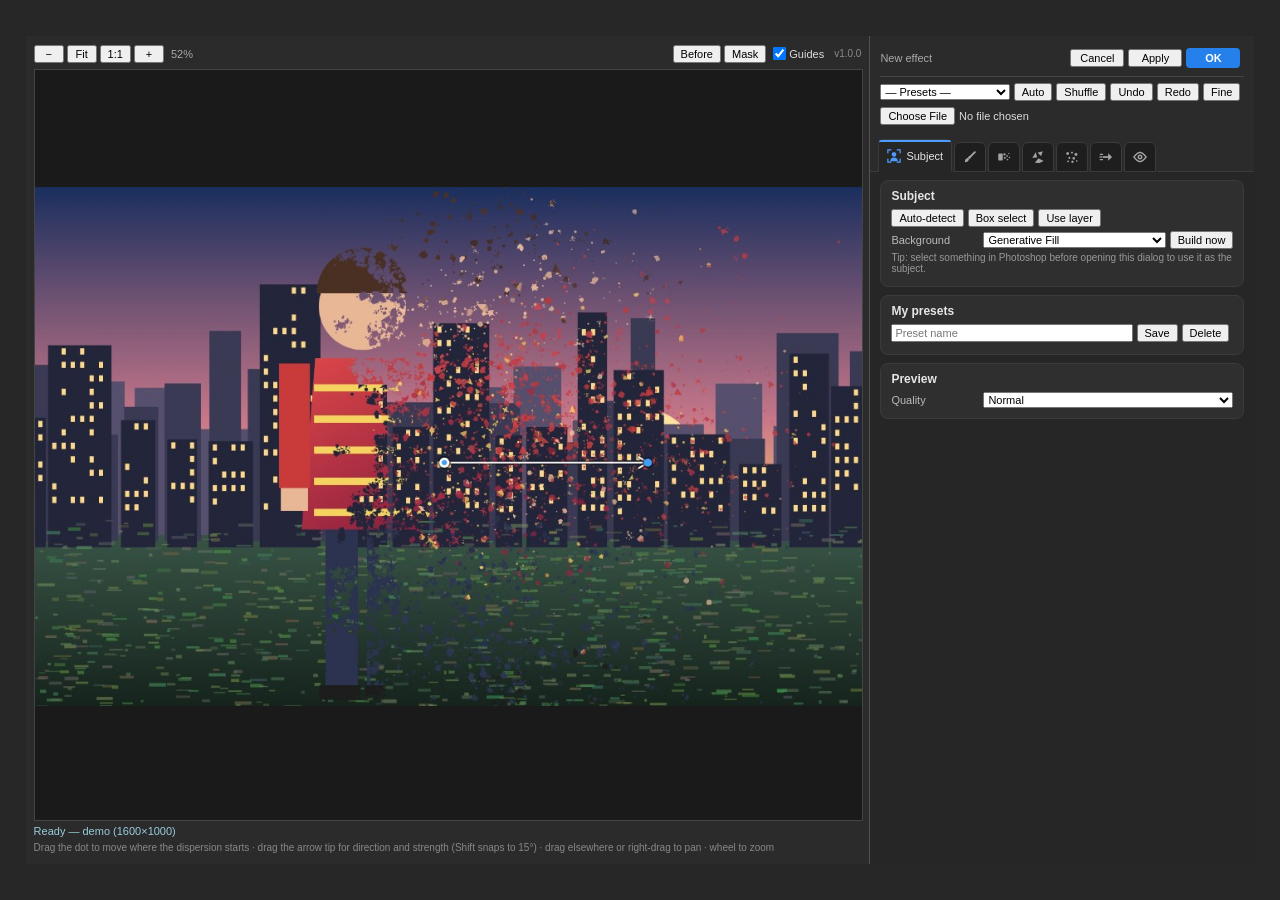
<file: disintegration-studio/index.html>
<!DOCTYPE html>
<html>
<head>
  <meta charset="utf-8">
  <title>Disintegration Studio</title>
  <link rel="stylesheet" href="styles.css">
  <link rel="stylesheet" href="ui-controls.css">
  <link rel="stylesheet" href="ui-tips.css">
  <link rel="stylesheet" href="ui-previews.css">
</head>
<body>
  <!-- Main editing dialog: live preview on the left, controls on the right -->
  <dialog id="studio">
    <!-- 100vh is the dialog window's height; the dialog element itself is only as tall as its content -->
    <div id="heightProbe"></div>
    <div id="dlgRoot">
      <div id="left">
        <div id="bigBar" class="viewBar">
          <button id="bigZoomOut" title="Zoom out">−</button>
          <button id="bigFit" title="Fit to view">Fit</button>
          <button id="bigActual" title="Actual pixels">1:1</button>
          <button id="bigZoomIn" title="Zoom in">+</button>
          <span id="bigZoom" class="zoomLbl"></span>
          <span class="sep"></span>
          <button id="btnBefore" class="toggle" title="Show the picture without the effect">Before</button>
          <button id="btnMask" class="toggle" title="Show what is being removed (red) and protected (green), with the fade around protected paint">Mask</button>
          <label class="chk"><input type="checkbox" id="guidesChk" checked> Guides</label>
          <span id="verLbl" class="verLbl" title="The version of Disintegration Studio that is running"></span>
        </div>
        <div id="bigWrap" class="viewWrap">
          <img id="bigImg" alt="" draggable="false">
          <input type="number" id="wheelCatch" step="1" value="5000" autofocus>
          <!-- the brush outline (main.js placeRing): the dashed and dotted rings are a picture, the
               solid edge a dark ring under a light one -->
          <div id="brushCursor">
            <img id="ringDashes" alt="" draggable="false">
            <div id="ringEdgeB" class="ring halo"></div><div id="ringEdge" class="ring edge"></div>
          </div>
          <div id="bigEmpty" class="viewEmpty">Open a document in Photoshop, then choose Plugins › Disintegration Studio.</div>
        </div>
        <div id="leftFoot">
          <div id="status"></div>
          <div class="hint" id="hint"></div>
        </div>
      </div>

      <div id="right">
        <div id="rightTop">
          <div class="bar" id="actionBar">
            <span id="modeLbl" class="modeLbl"></span>
            <button id="btnCancel" title="Close and undo everything this dialog did">Cancel</button>
            <button id="btnApply" title="Write the effect to the document and keep editing">Apply</button>
            <button id="btnOK" class="primary" title="Write the effect to the document and close">OK</button>
          </div>
          <div class="bar">
            <select id="presetSel" title="Load a look"></select>
            <button id="btnAuto" title="Let the plugin choose the direction and the start point again">Auto</button>
            <button id="btnShuffle" title="Same settings, different random pieces">Shuffle</button>
            <button id="btnUndo" title="Undo">Undo</button>
            <button id="btnRedo" title="Redo">Redo</button>
            <button id="btnFine" class="toggle" title="Fine adjustment. Each slider covers a tenth of its range, around the value it holds, and moves in steps a tenth of the size. The handles on the preview move a fifth as far as the pointer.">Fine</button>
          </div>
          <div class="bar" id="browserBar" style="display:none">
            <input type="file" id="fileInput" accept="image/*">
          </div>
        </div>

        <!-- one tab per group of settings; only the open one is laid out -->
        <div id="tabBar"></div>
        <div id="scroll">
          <div class="tabPanel" id="tab-subject">
          <div class="section">
            <div class="sectionHead static">Subject</div>
            <div class="bar tight">
              <button id="btnSubjAuto" title="Find the main subject again (or use the selection you made in Photoshop)">Auto-detect</button>
              <button id="btnSubjBox" class="toggle" title="Drag a box around the subject you want, for example one person in a crowd">Box select</button>
              <button id="btnSubjLayer" title="Use the layer that was active when you opened the dialog, if it is already cut out">Use layer</button>
            </div>
            <div class="field">
              <span class="lbl">Background</span>
              <select id="fillSel" title="How the hole behind the subject is filled in"></select>
              <button id="btnGenerate" title="Cut out the subject and fill the background now, so the preview shows the real thing">Build now</button>
            </div>
            <div class="note" id="subjectNote"></div>
          </div>

          <div class="section">
            <div class="sectionHead static">My presets</div>
            <div class="bar tight">
              <input type="text" id="presetName" placeholder="Preset name">
              <button id="btnSavePreset">Save</button>
              <button id="btnDelPreset" title="Delete the selected ★ preset">Delete</button>
            </div>
          </div>

          <div class="section">
            <div class="sectionHead static">Preview</div>
            <div class="field">
              <span class="lbl">Quality</span>
              <select id="qualitySel" title="Preview resolution. The result is always made at full resolution."></select>
            </div>
          </div>
          </div>

          <div class="tabPanel" id="tab-paint">
            <div class="section card tabCard">
              <div id="brushFields"></div>
              <div class="note">Across the fade fewer pieces leave, and they are smaller and stay closer. Press Mask to see it.</div>
            </div>
          </div>

          <!-- Dispersion, Brush tips, Particles, Motion and Look: one tab panel each, built by main.js -->
          <div id="inspector"></div>
        </div>
      </div>
    </div>
  </dialog>

  <script src="js/disintegration-core.js"></script>
  <!-- the same engine compiled to WebAssembly (engine-wasm/), used once it has loaded -->
  <script src="js/engine-wasm-bin.js"></script>
  <script src="js/engine-wasm.js"></script>
  <script src="js/presets.js"></script>
  <script src="js/ui-raster.js"></script>
  <script src="js/ui-controls.js"></script>
  <script src="js/ui-tips.js"></script>
  <script src="js/ui-previews.js"></script>
  <script src="js/main.js"></script>
</body>
</html>
</file>
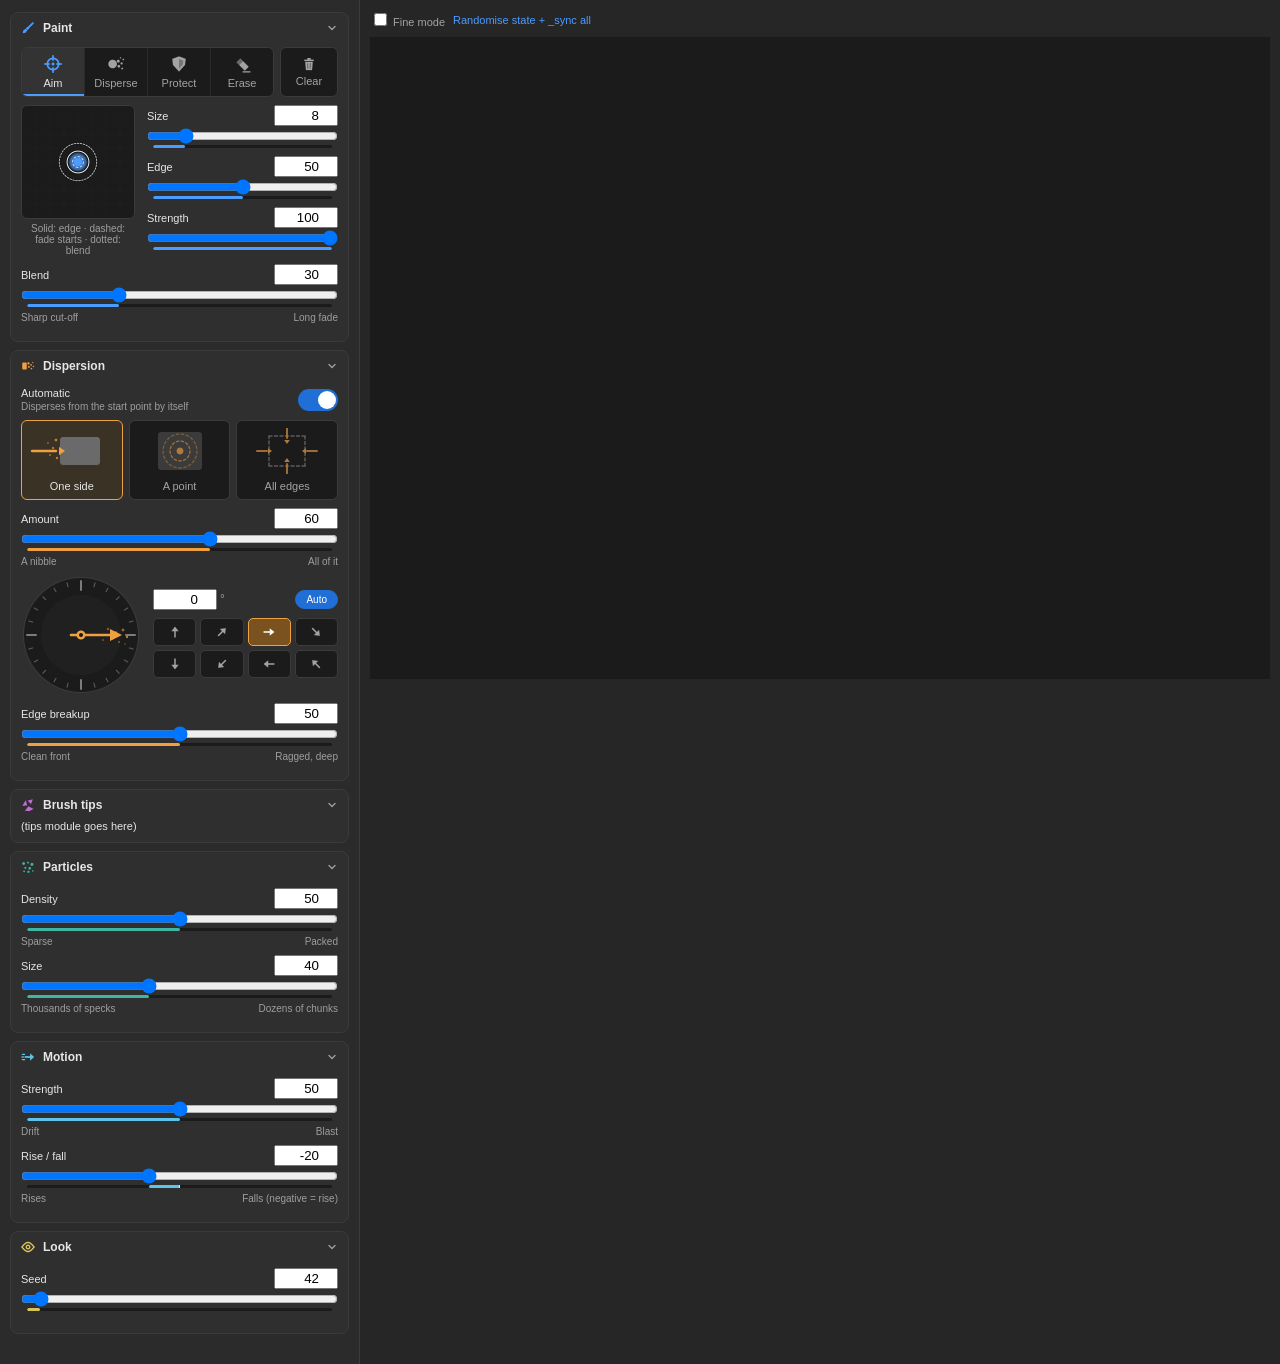
<file: test/ui/controls-demo.html>
<!DOCTYPE html>
<html>
<head>
  <meta charset="utf-8">
  <title>Controls demo</title>
  <link rel="stylesheet" href="../../disintegration-studio/ui-controls.css">
  <style>
    body { margin: 0; background-color: #262626; color: #E6E6E6; font-size: 11px; font-family: sans-serif; display: flex; flex-direction: row; }
    #col { width: 360px; flex: 0 0 360px; padding: 4px 10px 30px 10px; box-sizing: border-box; background-color: #2B2B2B; border-right: 1px solid #3B3B3B; }
    #side { flex: 1 1 auto; padding: 10px; }
    #log { font-family: monospace; font-size: 11px; color: #9cd; white-space: pre; height: 70vh; overflow-y: auto; background-color: #1B1B1B; padding: 6px; }
    .row { display: flex; flex-direction: row; align-items: center; margin-bottom: 8px; }
    .row > * { margin-right: 8px; }
    label { color: #A3A3A3; }
  </style>
</head>
<body>
  <div id="col"></div>
  <div id="side">
    <div class="row">
      <label><input type="checkbox" id="fine"> Fine mode</label>
      <span id="btnSync" style="cursor:pointer;color:#4C9BFF">Randomise state + _sync all</span>
    </div>
    <div id="log"></div>
  </div>
  <script src="../../disintegration-studio/js/ui-raster.js"></script>
  <script src="../../disintegration-studio/js/ui-controls.js"></script>
  <script>
    const C = DSUI.controls;
    const fx = { auto: true, pattern: 'sweep', amount: 0.6, angle: 0, autoAngle: true, roughness: 0.5, chunk: 0.4, softness: 0.3, blend: 0.3,
      density: 0.5, size: 0.4, gravity: -0.2, seed: 42, distance: 0.5 };
    const ui = { fine: false, brush: 0.08, hard: 0.5, flow: 1, tool: 'aim', open: { paint: true, disp: true, part: true, motion: true } };
    const logEl = document.getElementById('log');
    const log = (...a) => { logEl.textContent = a.join(' ') + '\n' + logEl.textContent; };
    window.__log = [];
    const col = document.getElementById('col');
    const isFine = () => ui.fine;
    const H = C.HINTS;
    const pctSlider = (p, label, extra) => C.slider(Object.assign({ label, min: 0, max: 100, step: 1, mul: 100, def: 0.5, isFine,
      get: () => fx[p], set: (v) => { fx[p] = v; window.__log.push([p, v]); log('set', p, v); }, lo: H[p] && H[p][0], hi: H[p] && H[p][1] }, extra || {}));
    const sec = (id, title, icon, accent) => { const s = C.section({ id, title, icon, accent, open: ui.open[id] !== false, onToggle: (o) => log('toggle section', id, o) }); col.appendChild(s.el); return s.body; };

    // Paint
    let paint = sec('paint', 'Paint', 'paint', C.COLORS.paint);
    const clear = C.iconButton({ icon: 'trash', label: 'Clear', title: 'Clear all paint', onClick: () => log('clear') });
    const seg = C.segmented({ options: [
      { value: 'aim', label: 'Aim', icon: 'aim', color: C.COLORS.aim },
      { value: 'add', label: 'Disperse', icon: 'disperse', color: C.COLORS.add },
      { value: 'protect', label: 'Protect', icon: 'protect', color: C.COLORS.protect },
      { value: 'erase', label: 'Erase', icon: 'erase', color: C.COLORS.erase },
    ], get: () => ui.tool, set: (v) => { ui.tool = v; log('tool', v); preview._sync(); }, extra: clear });
    paint.appendChild(seg);
    const preview = C.brushPreview({ get: () => ({ mode: ui.tool, size: ui.brush, hard: ui.hard, flow: ui.flow, blend: fx.blend }) });
    const uiSlider = (k, label, min, max, def) => C.slider({ label, min, max, step: 1, mul: 100, def, isFine, accent: C.COLORS.paint, get: () => ui[k], set: (v) => { ui[k] = v; log('set ui.' + k, v); } });
    paint.appendChild(C.brushBlock({ preview, sliders: [uiSlider('brush', 'Size', 1, 40, 0.08), uiSlider('hard', 'Edge', 0, 100, 0.5), uiSlider('flow', 'Strength', 5, 100, 1)],
      below: pctSlider('blend', 'Blend', { accent: C.COLORS.paint, def: 0.3 }) }));

    // Dispersion
    const disp = sec('disp', 'Dispersion', 'dispersion', C.COLORS.dispersion);
    disp.appendChild(C.toggle({ label: 'Automatic', hint: (on) => on ? 'Disperses from the start point by itself' : 'Disperses only what you paint', get: () => fx.auto, set: (v) => { fx.auto = v; log('set auto', v); syncAll(); } }));
    disp.appendChild(C.tiles({ options: [{ value: 'sweep', label: 'One side' }, { value: 'point', label: 'A point' }, { value: 'edges', label: 'All edges' }],
      get: () => fx.pattern, set: (v) => { fx.pattern = v; log('set pattern', v); }, disabled: () => !fx.auto }));
    disp.appendChild(pctSlider('amount', 'Amount', { accent: C.COLORS.dispersion }));
    disp.appendChild(C.dial({ get: () => fx.angle, set: (v) => { fx.angle = v; fx.autoAngle = false; window.__log.push(['angle', v]); log('set angle', v); },
      isAuto: () => fx.autoAngle, onAuto: () => { fx.autoAngle = true; log('auto angle'); } }));
    disp.appendChild(pctSlider('roughness', 'Edge breakup', { accent: C.COLORS.dispersion }));

    // Particles / Motion / Look / Tips
    sec('tips', 'Brush tips', 'tips', C.COLORS.tips).appendChild(C.el('div', { class: 'note', text: '(tips module goes here)' }));
    const part = sec('part', 'Particles', 'particles', C.COLORS.particles);
    part.appendChild(pctSlider('density', 'Density', { accent: C.COLORS.particles }));
    part.appendChild(pctSlider('size', 'Size', { accent: C.COLORS.particles }));
    const motion = sec('motion', 'Motion', 'motion', C.COLORS.motion);
    motion.appendChild(pctSlider('distance', 'Strength', { accent: C.COLORS.motion }));
    motion.appendChild(pctSlider('gravity', 'Rise / fall', { accent: C.COLORS.motion, min: -100, max: 100, bipolar: true, def: 0 }));
    const look = sec('look', 'Look', 'look', C.COLORS.look);
    look.appendChild(C.slider({ label: 'Seed', min: 1, max: 999, step: 1, mul: 1, whole: true, def: 1, isFine, accent: C.COLORS.look, get: () => fx.seed, set: (v) => { fx.seed = v; log('set seed', v); } }));

    function syncAll() { const rows = col.querySelectorAll('.field'); for (let i = 0; i < rows.length; i++) if (rows[i]._sync) rows[i]._sync(); }
    document.getElementById('fine').addEventListener('change', (e) => { ui.fine = e.target.checked; syncAll(); });
    document.getElementById('btnSync').addEventListener('click', () => {
      fx.amount = Math.random(); fx.angle = Math.round(Math.random() * 360 - 180); fx.gravity = Math.random() * 2 - 1; ui.brush = 0.01 + Math.random() * 0.39; ui.hard = Math.random(); fx.blend = Math.random();
      ui.tool = ['aim', 'add', 'protect', 'erase'][Math.floor(Math.random() * 4)]; fx.pattern = ['sweep', 'point', 'edges'][Math.floor(Math.random() * 3)];
      syncAll(); log('randomised');
    });
    window.__demo = { fx, ui, syncAll, seg, preview };
  </script>
</body>
</html>
</file>
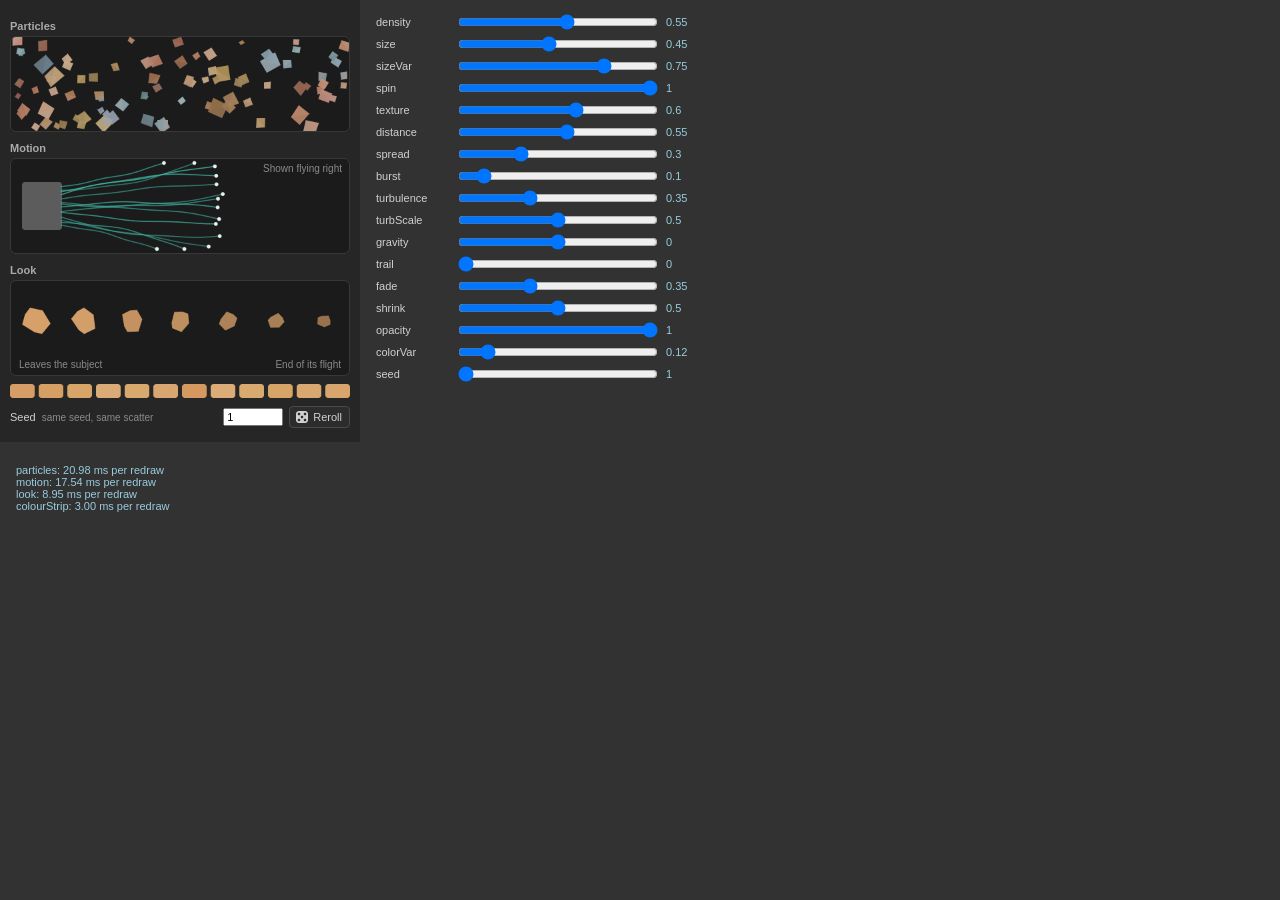
<file: test/ui/previews-demo.html>
<!doctype html>
<html>
<head>
<meta charset="utf-8">
<title>Previews demo</title>
<link rel="stylesheet" href="../../disintegration-studio/ui-previews.css">
<style>
  body { margin: 0; background-color: #323232; color: #d0d0d0; font-family: sans-serif; font-size: 11px; }
  .page { display: flex; flex-direction: row; }
  .col { width: 360px; padding: 10px; box-sizing: border-box; background-color: #262626; }
  .controls { padding: 10px 16px; }
  h3 { font-size: 11px; color: #aaa; margin: 10px 0 2px 0; }
  .ctl { display: flex; flex-direction: row; align-items: center; margin: 2px 0; }
  .ctl span { width: 80px; }
  .ctl input { width: 200px; }
  .ctl b { width: 40px; margin-left: 6px; font-weight: normal; color: #9cd; }
  #timing { margin-top: 12px; color: #9cd; white-space: pre; }
</style>
</head>
<body>
<div class="page">
  <div class="col" id="col"></div>
  <div class="controls" id="ctl"></div>
</div>
<div id="timing" class="controls"></div>
<script src="../../disintegration-studio/js/ui-raster.js"></script>
<script src="../../disintegration-studio/js/ui-previews.js"></script>
<script>
  const fx = { density: 0.55, size: 0.45, sizeVar: 0.75, spin: 1, texture: 0.6, distance: 0.55, spread: 0.3, burst: 0.1,
    turbulence: 0.35, turbScale: 0.5, gravity: 0, trail: 0, fade: 0.35, shrink: 0.5, opacity: 1, colorVar: 0.12, seed: 1 };
  const P = DSUI.previews, get = () => fx, col = document.getElementById('col');
  const head = (t) => { const h = document.createElement('h3'); h.textContent = t; return h; };
  const views = {};
  col.appendChild(head('Particles')); col.appendChild(views.particles = P.particles(get));
  col.appendChild(head('Motion')); col.appendChild(views.motion = P.motion(get));
  col.appendChild(head('Look')); col.appendChild(views.look = P.look(get));
  col.appendChild(views.strip = P.colourStrip(get));
  col.appendChild(views.seed = P.seedRow({ get, set: (v) => { fx.seed = v; syncAll(); } }));
  function syncAll() { for (const k in views) views[k]._sync(); syncSliders(); }

  const ranges = [['density'], ['size'], ['sizeVar'], ['spin'], ['texture'], ['distance'], ['spread'], ['burst'], ['turbulence'],
    ['turbScale'], ['gravity', -1, 1], ['trail'], ['fade'], ['shrink'], ['opacity'], ['colorVar'], ['seed', 1, 999, 1]];
  const ctl = document.getElementById('ctl'), sliders = {};
  ranges.forEach(([p, min = 0, max = 1, step = 0.01]) => {
    const row = document.createElement('div'); row.className = 'ctl';
    const l = document.createElement('span'); l.textContent = p;
    const r = document.createElement('input'); r.type = 'range'; r.min = min; r.max = max; r.step = step; r.value = fx[p];
    const v = document.createElement('b'); v.textContent = fx[p];
    r.addEventListener('input', () => { fx[p] = parseFloat(r.value); v.textContent = r.value; syncAll(); });
    row.appendChild(l); row.appendChild(r); row.appendChild(v); ctl.appendChild(row);
    sliders[p] = [r, v];
  });
  function syncSliders() { for (const p in sliders) if (String(fx[p]) !== sliders[p][0].value) { sliders[p][0].value = fx[p]; sliders[p][1].textContent = fx[p]; } }

  // draw timing in this browser (draw + encode, the cost of one redraw)
  const D = P._draw, out = [];
  for (const k of ['particles', 'motion', 'look', 'colourStrip']) {
    let t = 0; const N = 20;
    for (let i = 0; i < N; i++) { const a = performance.now(); D[k](Object.assign({}, fx, { seed: i + 1 })).url(); t += performance.now() - a; }
    out.push(k + ': ' + (t / N).toFixed(2) + ' ms per redraw');
  }
  document.getElementById('timing').textContent = out.join('\n');
  window.__previews = { fx, views, syncAll };
</script>
</body>
</html>
</file>
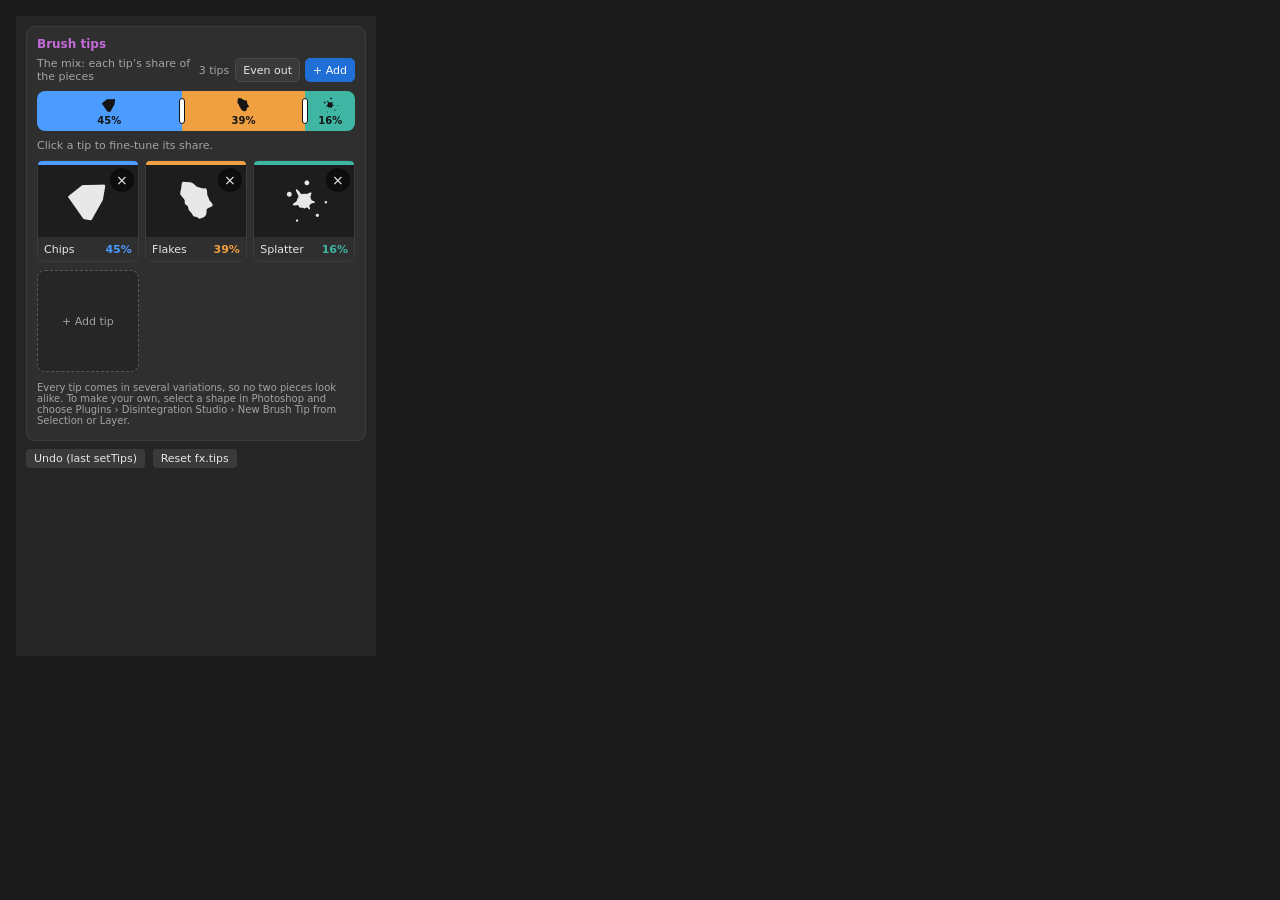
<file: test/ui/tips-demo.html>
<!doctype html>
<html>
<head>
<meta charset="utf-8">
<title>Brush tips module demo</title>
<link rel="stylesheet" href="../../disintegration-studio/ui-tips.css">
<style>
  html, body { margin: 0; background-color: #1A1A1A; font-family: system-ui, sans-serif; font-size: 11px; color: #E6E6E6; }
  #wrap { display: flex; flex-direction: row; padding: 16px; }
  #right { position: relative; flex: 0 0 360px; width: 360px; height: 640px; background-color: #262626; display: flex; flex-direction: column; }
  #scroll { flex: 1 1 auto; overflow-y: auto; padding: 10px; }
  .card { background-color: #2F2F2F; border: 1px solid #3B3B3B; border-radius: 8px; padding: 10px; }
  .title { color: #C46BD8; font-weight: bold; font-size: 12px; margin-bottom: 6px; }
  #log { margin-left: 16px; flex: 1 1 auto; min-width: 200px; height: 640px; overflow-y: auto; font-family: monospace; font-size: 11px; white-space: pre-wrap; color: #A3A3A3; }
  .tools { margin-top: 8px; }
  .tools span { display: inline-block; background-color: #3A3A3A; padding: 3px 8px; margin-right: 4px; border-radius: 4px; cursor: pointer; }
</style>
</head>
<body>
<div id="wrap">
  <div id="right">
    <div id="scroll">
      <div class="card">
        <div class="title">Brush tips</div>
        <div id="tipsHost"></div>
      </div>
      <div class="tools">
        <span id="undo">Undo (last setTips)</span>
        <span id="reset">Reset fx.tips</span>
      </div>
    </div>
  </div>
  <div id="log"></div>
</div>
<script src="../../disintegration-studio/js/disintegration-core.js"></script>
<script src="../../disintegration-studio/js/ui-raster.js"></script>
<script src="../../disintegration-studio/js/ui-tips.js"></script>
<script>
  const D = window.Disintegration;
  // two fake tips of the user's own, so "My tips" and deletion can be tried
  function ring(n, r0, r1) { const d = new Uint8Array(n * n); for (let y = 0; y < n; y++) for (let x = 0; x < n; x++) { const r = Math.hypot(x - n / 2 + 0.5, y - n / 2 + 0.5) / (n / 2); d[y * n + x] = r > r0 && r < r1 ? 255 : 0; } return d; }
  function star(n) { const d = new Uint8Array(n * n); for (let y = 0; y < n; y++) for (let x = 0; x < n; x++) { const dx = x - n / 2 + 0.5, dy = y - n / 2 + 0.5, a = Math.atan2(dy, dx), r = Math.hypot(dx, dy) / (n / 2); d[y * n + x] = r < 0.45 + 0.45 * Math.abs(Math.cos(a * 2.5)) ? 255 : 0; } return d; }
  let custom = [{ id: 'cdemo1', label: '★ My tip 1', n: 48, data: ring(48, 0.45, 0.95) }, { id: 'cdemo2', label: '★ My tip 2', n: 48, data: star(48) }];
  D.setCustomTips(custom);

  const fx = { tips: { chip: 0.35, flake: 0.3, splat: 0.12 } };
  const history = [];
  const logEl = document.getElementById('log');
  function log(msg) { logEl.textContent = msg + '\n' + logEl.textContent; console.log(msg); }

  const api = {
    getTips: () => fx.tips,
    setTips: (map) => { history.push(fx.tips); fx.tips = map; log('setTips ' + JSON.stringify(map)); },
    tipList: () => D.tipList(),
    tipPreview: (id, n) => D.tipPreview(id, n),
    deleteCustomTip: (id) => {
      custom = custom.filter((t) => t.id !== id);
      D.setCustomTips(custom);
      delete fx.tips[id];
      fx.tips = D.normalize(fx).tips;
      log('deleteCustomTip ' + id + ' → ' + JSON.stringify(fx.tips));
      panel.refresh();
    },
    overlayHost: document.getElementById('right'),
  };
  const panel = DSUI.tips.mount(document.getElementById('tipsHost'), api);
  window.__demo = { fx, api, panel };
  document.getElementById('undo').addEventListener('click', () => { if (history.length) { fx.tips = history.pop(); log('undo → ' + JSON.stringify(fx.tips)); panel.refresh(); } });
  document.getElementById('reset').addEventListener('click', () => { fx.tips = { chip: 0.35, flake: 0.3, splat: 0.12 }; log('reset'); panel.refresh(); });
</script>
</body>
</html>
</file>
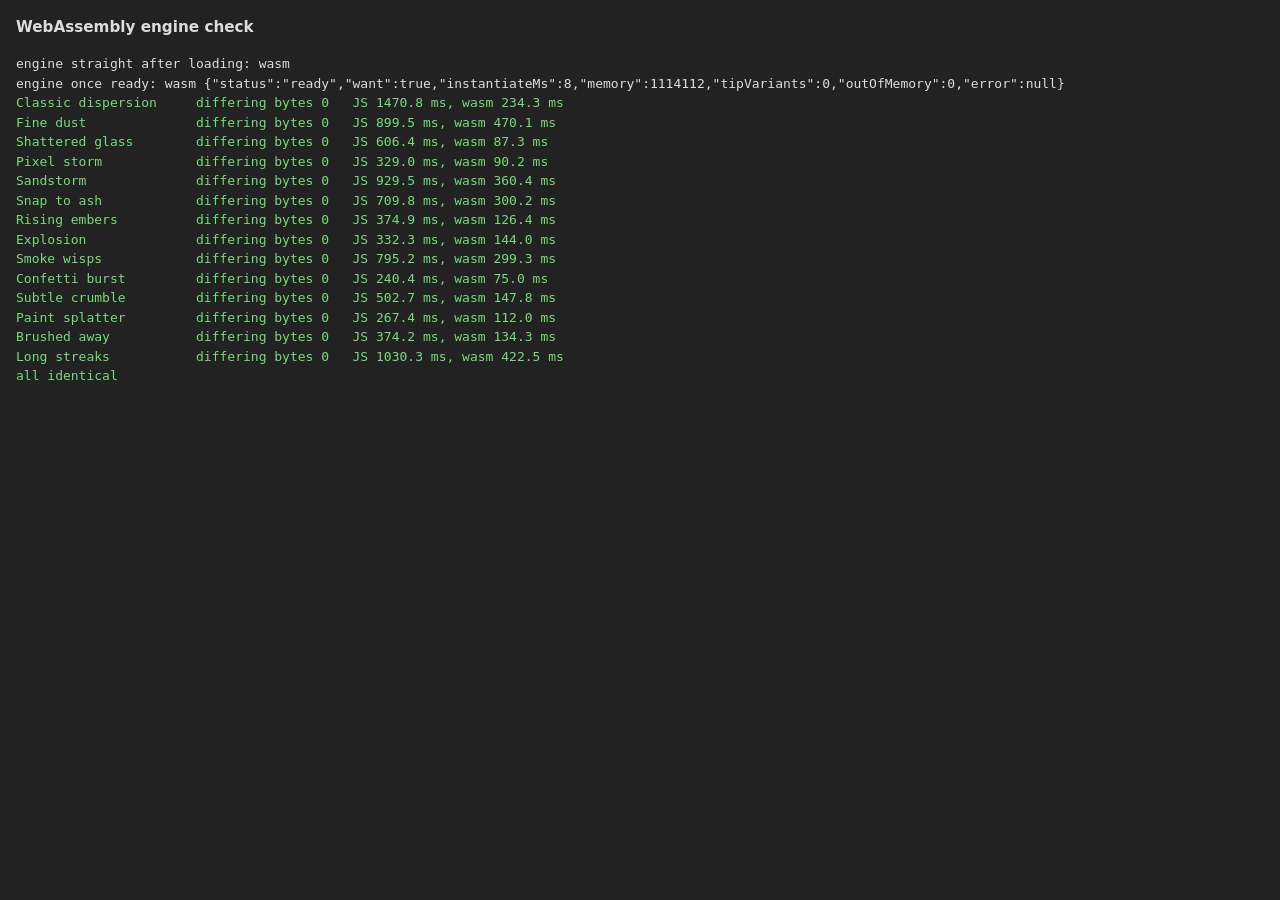
<file: test/ui/wasm-engine.html>
<!doctype html>
<html>
<head>
  <meta charset="utf-8">
  <title>WebAssembly engine check</title>
  <style>body { font: 13px/1.5 system-ui, sans-serif; margin: 16px; background: #222; color: #ddd; } .ok { color: #7d7; } .bad { color: #f77; }</style>
</head>
<body>
  <!-- Checks the WebAssembly engine in a browser (asynchronous loading, the base64 decoder):
       node tools/serve.js, then open http://localhost:5179/test/ui/wasm-engine.html -->
  <h3>WebAssembly engine check</h3>
  <pre id="out">loading…</pre>
  <script src="../../disintegration-studio/js/disintegration-core.js"></script>
  <script src="../../disintegration-studio/js/presets.js"></script>
  <script src="../../disintegration-studio/js/engine-wasm-bin.js"></script>
  <script src="../../disintegration-studio/js/engine-wasm.js"></script>
  <script>
    const D = window.Disintegration, C = D._core, out = document.getElementById('out'), lines = [];
    const say = (s, cls) => { lines.push(cls ? '<span class="' + cls + '">' + s + '</span>' : s); out.innerHTML = lines.join('\n'); };
    say('engine straight after loading: ' + D.engine);
    D.wasmReady.then((engine) => {
      say('engine once ready: ' + engine + ' ' + JSON.stringify(D.engineInfo()));
      const W = 600, H = 800, plate = new Uint8ClampedArray(W * H * 4), subject = new Uint8ClampedArray(W * H * 4);
      for (let y = 0; y < H; y++) for (let x = 0; x < W; x++) {
        const i = (y * W + x) * 4, u = x / W, v = y / H;
        plate[i] = 60; plate[i + 1] = 90 + 60 * v; plate[i + 2] = 140; plate[i + 3] = 255;
        if (Math.hypot((u - 0.5) / 0.15, (v - 0.2) / 0.1) < 1 || (Math.abs(u - 0.5) < 0.25 && v > 0.3 && v < 0.95)) { subject[i] = 200 * u; subject[i + 1] = 120; subject[i + 2] = 255 * v; subject[i + 3] = 255; }
      }
      const ctx = D.prepare({ width: W, height: H, subject, plate });
      let all = true;
      for (const p of window.DISINTEGRATION_PRESETS) {
        const st = D.normalize(Object.assign({}, p.state, { strokes: [{ mode: 'protect', size: 0.1, hard: 0.6, pts: [0.5, 0.5, 0.55, 0.7] }] }));
        let t = performance.now();
        const rj = C.render(ctx, st), cj = C.composite(ctx, rj);
        const tj = performance.now() - t;
        t = performance.now();
        const rw = D.render(ctx, st), cw = D.composite(ctx, rw);
        const tw = performance.now() - t;
        let diff = 0;
        for (let i = 0; i < rj.erode.length; i++) if (rj.erode[i] !== rw.erode[i]) diff++;
        for (let i = 0; i < cj.data.length; i++) if (rj.particles[i] !== rw.particles[i] || cj.data[i] !== cw.data[i]) diff++;
        all = all && !diff;
        say(p.name.padEnd(22) + ' differing bytes ' + diff + '   JS ' + tj.toFixed(1) + ' ms, wasm ' + tw.toFixed(1) + ' ms', diff ? 'bad' : 'ok');
      }
      say(all ? 'all identical' : 'DIFFERENCES', all ? 'ok' : 'bad');
      document.title = all ? 'ok' : 'bad';
    });
  </script>
</body>
</html>
</file>
<file: disintegration-studio/styles.css>
body {
  margin: 0;
  padding: 0;
  background-color: var(--uxp-host-background-color, #2b2b2b);
  color: var(--uxp-host-text-color, #dcdcdc);
  font-size: var(--uxp-host-font-size, 11px);
  font-family: sans-serif;
}
button, select, input { font-size: 11px; }

/* ---------- dialog ---------- */
dialog#studio {
  padding: 0;
  border: none;
  background-color: var(--uxp-host-background-color, #2b2b2b);
  color: var(--uxp-host-text-color, #dcdcdc);
}
dialog#studio { position: relative; }
#heightProbe { position: absolute; left: 0; top: 0; width: 1px; height: 100vh; visibility: hidden; pointer-events: none; }
#dlgRoot { display: flex; flex-direction: row; height: 100%; }
#left { display: flex; flex-direction: column; flex: 1 1 auto; padding: 8px; min-width: 200px; }
#right {
  display: flex;
  flex-direction: column;
  flex: 0 0 auto;
  width: 360px;
  border-left: 1px solid rgba(128,128,128,0.45);
  position: relative; /* the brush tip library sheet is laid over this column */
}
#rightTop { flex: 0 0 auto; padding: 8px 10px 4px 10px; }
/* the tab headers (ui-controls tabs()), sitting on the settings panel */
#tabBar { flex: 0 0 auto; padding-top: 4px; }
.tabCard { padding-top: 8px; }
.tabCard.dsc-section { padding-top: 0; }
.tabCard .dsc-secBody { padding-top: 10px; }
#scroll { flex: 1 1 auto; overflow-y: scroll; padding: 0 10px 24px 10px; min-height: 80px; height: 300px; }
#actionBar { flex-wrap: nowrap; padding-bottom: 6px; margin-bottom: 6px; border-bottom: 1px solid rgba(128,128,128,0.3); }
#actionBar button { flex: 0 0 auto; min-width: 54px; }
#actionBar button.primary { padding: 4px 12px; }
.modeLbl { flex: 1 1 auto; min-width: 60px; overflow: hidden; color: var(--uxp-host-text-color-secondary, #aaa); }

.bar { display: flex; flex-direction: row; align-items: center; flex-wrap: wrap; margin: 4px 0; }
.bar > * { margin-right: 4px; margin-bottom: 2px; }
.bar.tight { margin: 2px 0; }
#presetSel { flex: 1 1 auto; min-width: 110px; }
#presetName { flex: 1 1 auto; min-width: 80px; }
.chk { display: flex; flex-direction: row; align-items: center; }

.viewWrap {
  position: relative;
  width: 100%;
  height: 400px;
  overflow: hidden;
  background-color: #1a1a1a;
  border: 1px solid #444;
}
#bigWrap { flex: 1 1 auto; }
.viewWrap img { position: absolute; left: 0; top: 0; cursor: crosshair; }
/* holds the keyboard focus so that the wheel reaches the dialog (see main.js); kept out of sight */
#wheelCatch { position: absolute; left: -400px; top: 0; width: 60px; height: 20px; margin: 0; }
/* the brush outline: a container at the pointer, holding rings centred on it (main.js placeRing) */
#brushCursor { position: absolute; left: 0; top: 0; width: 0; height: 0; display: none; pointer-events: none; }
.ring { position: absolute; display: none; background-color: transparent; pointer-events: none; }
.ring.halo { border: 3px solid rgba(0, 0, 0, 0.55); }
.ring.edge { border: 1px solid rgba(255, 255, 255, 0.95); }
#ringDashes { position: absolute; display: none; pointer-events: none; }
.viewEmpty { position: absolute; left: 0; right: 0; top: 40%; color: #888; padding: 12px; text-align: center; }
.viewBar { display: flex; flex-direction: row; align-items: center; margin: 0 0 6px 0; flex: 0 0 auto; }
.viewBar button { min-width: 30px; margin-right: 3px; }
.viewBar .zoomLbl { margin-left: 4px; color: #aaa; min-width: 44px; }
.viewBar .sep { flex: 1 1 auto; }
.verLbl { margin-left: 10px; color: #8A8A8A; font-size: 10px; white-space: nowrap; }
button.toggle.on { background-color: #2680eb; color: #fff; }
#leftFoot { flex: 0 0 auto; }
.hint { color: #888; font-size: 10px; margin: 3px 0 2px 0; min-height: 12px; }
.note { color: #999; font-size: 10px; margin: 3px 0 4px 0; }

/* the fixed sections are cards like the ones ui-controls.js builds */
.section { background-color: #2F2F2F; border: 1px solid #3B3B3B; border-radius: 8px; margin: 8px 0 0 0; padding: 2px 10px 8px 10px; }
.section .sectionHead.static { text-transform: none; letter-spacing: 0; font-size: 12px; color: #E6E6E6; padding: 6px 0 4px 0; }
#scroll { background-color: #262626; }
#inspector .subHead { color: #E6E6E6; font-size: 11px; margin: 8px 0 4px 0; }
.sectionHead {
  font-weight: bold;
  padding: 4px 0;
  cursor: pointer;
  text-transform: uppercase;
  letter-spacing: 0.5px;
  font-size: 10px;
  color: var(--uxp-host-text-color-secondary, #aaa);
}
.sectionHead.static { cursor: default; }
.sectionBody { padding-bottom: 4px; }

.field { display: flex; flex-direction: row; align-items: center; margin: 2px 0; }
.field .lbl { width: 92px; flex: 0 0 92px; color: var(--uxp-host-text-color-secondary, #bbb); cursor: default; }
.field input[type=range] { flex: 1 1 auto; min-width: 60px; }
.field input.num { width: 58px; flex: 0 0 58px; margin-left: 4px; }
.field select { flex: 1 1 auto; min-width: 80px; }
.field input[type=text] { flex: 1 1 auto; }
.field button { margin-left: 4px; flex: 0 0 auto; }

button.primary {
  padding: 6px 12px;
  font-weight: bold;
  background-color: #2680eb;
  color: #fff;
  border: none;
  border-radius: 4px;
}
#status { margin-top: 4px; color: #9cd; min-height: 14px; }
#status.err { color: #f88; }

/* browser test harness: show the dialog filling the window */
body.browser dialog#studio { width: 96vw; height: 92vh; max-width: none; max-height: none; }

/* brush tip list */
.subHead { font-size: 10px; color: #999; margin: 6px 0 2px 0; }
.field.tip .lbl { width: 66px; flex: 0 0 66px; }
.tipThumb { width: 22px; height: 22px; flex: 0 0 22px; margin-right: 4px; border: 1px solid #555; }
.field.tip .lbl { overflow: hidden; white-space: nowrap; }
.tipDel { flex: 0 0 auto; width: 16px; margin-left: 4px; text-align: center; font-size: 14px; color: #bbb; cursor: pointer; }
</file>
<file: disintegration-studio/ui-controls.css>
/* Disintegration Studio — settings controls (js/ui-controls.js).
 * Flexbox and position:absolute only; no grid, transforms, gradients or CSS variables for layout,
 * since UXP does not support them reliably. Value rows also carry `.field` (for main.js's
 * syncInspectorValues), so the rules here are written to win over styles.css's `.field` rules. */

.dsc-spacer { flex: 1 1 auto; }
.dsc-icon, .dsc-secIcon, .dsc-chev, .dsc-segIcon, .dsc-ibIcon, .dsc-qIcon, .dsc-tilePic, .dsc-bpImg { flex: 0 0 auto; display: block; }

/* ---------- section card ---------- */
.dsc-section {
  background-color: #2F2F2F;
  border: 1px solid #3B3B3B;
  border-radius: 8px;
  margin: 8px 0 0 0;
}
.dsc-secHead {
  display: flex; flex-direction: row; align-items: center;
  padding: 8px 10px;
  cursor: pointer;
}
.dsc-secIcon { margin-right: 8px; }
.dsc-secTitle { font-weight: bold; font-size: 12px; color: #E6E6E6; }
.dsc-secBody { padding: 0 10px 10px 10px; }

/* ---------- slider ---------- */
.field.dsc-slider { display: flex; flex-direction: column; align-items: stretch; margin: 6px 0 8px 0; }
.dsc-sRow { display: flex; flex-direction: row; align-items: center; }
.dsc-lbl { color: #E6E6E6; cursor: default; flex: 0 1 auto; overflow: hidden; white-space: nowrap; }
.field input.dsc-num, input.dsc-num { width: 56px; flex: 0 0 56px; margin: 0; text-align: right; }
.dsc-track { position: relative; display: flex; flex-direction: column; padding-bottom: 4px; }
.field .dsc-track input[type=range], .dsc-range { flex: 0 0 auto; width: 100%; min-width: 0; margin: 2px 0 0 0; }
.dsc-strip { position: relative; height: 3px; background-color: #1B1B1B; border-radius: 2px; margin: 1px 6px 0 6px; overflow: hidden; }
.dsc-fill { position: absolute; top: 0; height: 3px; left: 0; width: 0; border-radius: 2px; }
.dsc-fineWin { position: absolute; top: 0; height: 3px; background-color: #4A4A4A; }
.dsc-tick { position: absolute; top: 0; width: 1px; height: 3px; margin-left: -1px; background-color: #E6E6E6; }
.dsc-ends { display: flex; flex-direction: row; font-size: 10px; color: #9E9E9E; margin-top: 1px; }

/* ---------- toggle switch ---------- */
.field.dsc-toggle { display: flex; flex-direction: row; align-items: center; margin: 6px 0 8px 0; cursor: pointer; }
.dsc-tText { flex: 1 1 auto; display: flex; flex-direction: column; min-width: 0; margin-right: 8px; }
.dsc-tTitle { color: #E6E6E6; }
.dsc-tHint { color: #9E9E9E; font-size: 10px; margin-top: 2px; white-space: nowrap; overflow: hidden; }
.dsc-switch { position: relative; flex: 0 0 40px; width: 40px; height: 22px; border-radius: 11px; background-color: #555555; }
.dsc-switch.on { background-color: #1F6FD6; }
.dsc-knob { position: absolute; top: 2px; left: 2px; width: 18px; height: 18px; border-radius: 9px; background-color: #FFFFFF; }

/* ---------- tab container headers ---------- */
/* The open tab has the panel's colour and no bottom edge, so it runs into the panel below; the
   line under the other tabs, and the gap and fill either side of them, is the panel's top edge. */
.dsc-tabs { display: flex; flex-direction: row; align-items: flex-end; }
.dsc-tabGap { flex: 0 0 8px; height: 1px; border-bottom: 1px solid #3B3B3B; }
.dsc-tabFill { flex: 1 1 auto; height: 1px; border-bottom: 1px solid #3B3B3B; }
.dsc-tab {
  position: relative; flex: 0 0 auto; height: 28px; padding: 0 8px; margin-right: 2px;
  display: flex; flex-direction: row; align-items: center;
  background-color: #1E1E1E; color: #A3A3A3; cursor: pointer;
  border: 1px solid #3B3B3B; border-top-left-radius: 6px; border-top-right-radius: 6px;
}
.dsc-tab.on { height: 31px; background-color: #262626; color: #E6E6E6; border-bottom: 1px solid #262626; }
.dsc-tabTop { position: absolute; left: 0; right: 0; top: 0; height: 2px; border-top-left-radius: 6px; border-top-right-radius: 6px; }
.dsc-tabIcon { flex: 0 0 auto; display: block; margin-right: 5px; }
.dsc-tabLbl { white-space: nowrap; font-size: 11px; }
.dsc-tab:focus { outline: 1px solid #4C9BFF; }

/* ---------- segmented tool switch ---------- */
.field.dsc-segmented { display: flex; flex-direction: row; align-items: stretch; margin: 4px 0 8px 0; }
.dsc-segCells {
  flex: 1 1 auto; display: flex; flex-direction: row;
  background-color: #1B1B1B; border: 1px solid #3B3B3B; border-radius: 6px; overflow: hidden;
}
.dsc-seg {
  position: relative; flex: 1 1 0; width: 10px; height: 48px;
  display: flex; flex-direction: column; align-items: center; justify-content: center;
  cursor: pointer; color: #A3A3A3; border-right: 1px solid #2A2A2A;
}
.dsc-seg:last-child { border-right: none; }
.dsc-seg.on { background-color: #333333; color: #E6E6E6; }
.dsc-segLbl { margin-top: 4px; font-size: 11px; }
.dsc-segBar { position: absolute; left: 0; right: 0; bottom: 0; height: 2px; }
.dsc-segExtra { flex: 0 0 auto; display: flex; flex-direction: row; align-items: stretch; margin-left: 6px; }

/* ---------- icon button ---------- */
.dsc-iconBtn {
  display: flex; flex-direction: column; align-items: center; justify-content: center;
  min-width: 44px; padding: 0 6px;
  background-color: #1B1B1B; border: 1px solid #3B3B3B; border-radius: 6px;
  color: #A3A3A3; cursor: pointer;
}
.dsc-iconBtn.bare { min-width: 26px; padding: 4px; }
.dsc-ibLbl { margin-top: 4px; font-size: 11px; }

/* ---------- picture tiles ---------- */
.field.dsc-tiles { display: flex; flex-direction: row; align-items: stretch; margin: 4px 0 8px 0; }
.dsc-tile {
  flex: 1 1 0; width: 10px; height: 78px; margin-right: 6px;
  display: flex; flex-direction: column; align-items: center; justify-content: center;
  background-color: #1B1B1B; border: 1px solid #3B3B3B; border-radius: 6px; cursor: pointer;
  color: #A3A3A3;
}
.dsc-tile:last-child { margin-right: 0; }
.dsc-tile.on { border-color: #F0A040; background-color: #3B3226; color: #E6E6E6; }
.dsc-tileLbl { margin-top: 6px; font-size: 11px; }
.dsc-tiles.off .dsc-tile { cursor: default; }

/* ---------- direction dial ---------- */
.field.dsc-dialRow { display: flex; flex-direction: row; align-items: center; margin: 6px 0 8px 0; }
.dsc-dial { position: relative; flex: 0 0 120px; width: 120px; height: 120px; cursor: crosshair; }
.dsc-dial img { position: absolute; left: 0; top: 0; width: 120px; height: 120px; }
.dsc-dialSide { flex: 1 1 auto; display: flex; flex-direction: column; margin-left: 12px; min-width: 0; }
.dsc-degRow { display: flex; flex-direction: row; align-items: center; margin-bottom: 8px; }
.field input.dsc-degBox, input.dsc-degBox { width: 56px; flex: 0 0 56px; }
.dsc-deg { color: #A3A3A3; margin-left: 3px; font-size: 12px; }
.dsc-chip {
  padding: 3px 10px; border-radius: 10px; border: 1px solid #3B3B3B; background-color: #1B1B1B;
  color: #A3A3A3; cursor: pointer; font-size: 10px;
}
.dsc-chip.on { background-color: #1F6FD6; border-color: #1F6FD6; color: #FFFFFF; }
.dsc-qRow { display: flex; flex-direction: row; margin-bottom: 4px; }
.dsc-q {
  flex: 1 1 0; width: 10px; height: 26px; margin-right: 4px;
  display: flex; flex-direction: row; align-items: center; justify-content: center;
  background-color: #1B1B1B; border: 1px solid #3B3B3B; border-radius: 5px; cursor: pointer;
}
.dsc-q:last-child { margin-right: 0; }
.dsc-q.on { background-color: #7A5220; border-color: #F0A040; }

/* ---------- brush preview ---------- */
.field.dsc-brushPreview { display: flex; flex-direction: column; align-items: center; margin: 0; flex: 0 0 auto; }
.dsc-bpWell { width: 112px; height: 112px; background-color: #1B1B1B; border: 1px solid #3B3B3B; border-radius: 6px; overflow: hidden; }
.dsc-bpCap { font-size: 10px; color: #9E9E9E; margin-top: 4px; width: 112px; text-align: center; }
.dsc-brushBlock { display: flex; flex-direction: column; margin: 4px 0 0 0; }
.dsc-bbTop { display: flex; flex-direction: row; align-items: flex-start; }
.dsc-bbSliders { flex: 1 1 auto; display: flex; flex-direction: column; margin-left: 12px; min-width: 0; }
.dsc-bbSliders .field.dsc-slider { margin: 0 0 4px 0; }

/* keyboard focus on the div controls */
.dsc-secHead:focus, .dsc-seg:focus, .dsc-tile:focus, .dsc-q:focus, .dsc-chip:focus, .dsc-iconBtn:focus, .field.dsc-toggle:focus { outline: 1px solid #4C9BFF; }
</file>
<file: disintegration-studio/ui-tips.css>
/* Disintegration Studio — the brush tip mix (js/ui-tips.js).
 * Flexbox and absolute positioning only: UXP has no grid, transforms, gradients or shadows. */

.dst-tips { color: #E6E6E6; font-size: 11px; }
.dst-tips img, .dst-overlay img { display: block; }

/* small text controls (UXP draws <button> as a wide pill) */
.dst-btn { display: flex; flex-direction: row; align-items: center; justify-content: center; height: 22px; padding: 0 7px; margin-left: 5px; border-radius: 5px; background-color: #3A3A3A; border: 1px solid #4A4A4A; color: #E6E6E6; font-size: 11px; cursor: pointer; white-space: nowrap; }
.dst-btn:hover { background-color: #444444; }
.dst-primary { background-color: #1F6FD6; border-color: #1F6FD6; color: #FFFFFF; }
.dst-primary:hover { background-color: #2A7BE4; }
.dst-disabled, .dst-disabled:hover { opacity: 0.4; cursor: default; }

/* header */
.dst-head { display: flex; flex-direction: row; align-items: center; margin: 2px 0 8px 0; }
.dst-head-lbl { flex: 1 1 auto; color: #A3A3A3; font-size: 11px; padding-right: 6px; }
.dst-head-right { flex: 0 0 auto; display: flex; flex-direction: row; align-items: center; }
.dst-count { color: #A3A3A3; white-space: nowrap; margin-right: 1px; }

.dst-empty { background-color: #1D1D1D; border: 1px dashed #484848; border-radius: 8px; padding: 12px; color: #A3A3A3; margin-bottom: 8px; }

/* the mix bar */
.dst-bar { position: relative; height: 40px; border-radius: 8px; background-color: #1D1D1D; margin-bottom: 8px; }
.dst-band { position: absolute; top: 0; height: 40px; cursor: pointer; }
.dst-first { border-top-left-radius: 8px; border-bottom-left-radius: 8px; }
.dst-last { border-top-right-radius: 8px; border-bottom-right-radius: 8px; }
.dst-band-in { position: absolute; left: 0; right: 0; top: 0; bottom: 0; display: flex; flex-direction: column; align-items: center; justify-content: center; }
.dst-band-pct { color: #141414; font-size: 10px; font-weight: bold; margin-top: 1px; }
.dst-band-sel { position: absolute; left: 0; right: 0; top: 0; bottom: 0; border: 2px solid #FFFFFF; box-sizing: border-box; }
.dst-first .dst-band-sel { border-top-left-radius: 8px; border-bottom-left-radius: 8px; }
.dst-last .dst-band-sel { border-top-right-radius: 8px; border-bottom-right-radius: 8px; }
.dst-handle { position: absolute; top: 0; width: 16px; height: 40px; margin-left: -8px; cursor: ew-resize; z-index: 2; }
.dst-grip { position: absolute; left: 5px; top: 7px; width: 6px; height: 26px; border-radius: 3px; background-color: #FFFFFF; border: 1px solid #141414; box-sizing: border-box; }

/* fine-tune row */
.dst-fine { display: flex; flex-direction: row; align-items: center; height: 26px; margin-bottom: 8px; }
.dst-swatch { flex: 0 0 auto; width: 12px; height: 12px; border-radius: 3px; margin-right: 6px; }
.dst-fine-name { flex: 0 1 auto; width: 70px; overflow: hidden; white-space: nowrap; color: #E6E6E6; }
.dst-step { flex: 0 0 auto; display: flex; align-items: center; justify-content: center; width: 20px; height: 20px; border-radius: 4px; background-color: #3A3A3A; color: #E6E6E6; font-size: 13px; cursor: pointer; }
.dst-step:hover { background-color: #444444; }
.dst-range { flex: 1 1 auto; width: 100px; margin: 0 6px; }
.dst-fine-pct { flex: 0 0 auto; width: 34px; text-align: right; color: #E6E6E6; font-weight: bold; }
.dst-hint { color: #A3A3A3; margin-bottom: 8px; }

/* gallery: 3 cards a row */
.dst-gallery { display: flex; flex-direction: row; flex-wrap: wrap; }
.dst-card { position: relative; width: 32%; height: 102px; margin-bottom: 8px; background-color: #2F2F2F; border: 1px solid #3B3B3B; border-radius: 8px; box-sizing: border-box; cursor: pointer; }
.dst-gap { margin-left: 2%; }
.dst-stripe { height: 4px; border-top-left-radius: 7px; border-top-right-radius: 7px; }
.dst-well { height: 72px; background-color: #1D1D1D; display: flex; flex-direction: row; align-items: center; justify-content: center; }
.dst-card-foot { display: flex; flex-direction: row; align-items: center; height: 24px; padding: 0 6px; }
.dst-card-name { flex: 1 1 auto; overflow: hidden; white-space: nowrap; color: #E6E6E6; }
.dst-card-pct { flex: 0 0 auto; font-weight: bold; padding-left: 4px; }
.dst-card-sel { position: absolute; left: 0; right: 0; top: 0; bottom: 0; border: 1px solid #4C9BFF; border-radius: 7px; }
.dst-x { position: absolute; top: 7px; right: 4px; width: 24px; height: 24px; border-radius: 12px; background-color: rgba(0, 0, 0, 0.55); color: #E6E6E6; font-size: 14px; display: flex; align-items: center; justify-content: center; z-index: 2; cursor: pointer; }
.dst-x:hover { background-color: rgba(0, 0, 0, 0.8); color: #FFFFFF; }
.dst-add { border: 1px dashed #5A5A5A; background-color: #262626; display: flex; align-items: center; justify-content: center; }
.dst-add:hover { border-color: #4C9BFF; }
.dst-add-lbl { color: #A3A3A3; }
.dst-note { color: #A3A3A3; font-size: 10px; margin: 2px 0 4px 0; }

/* library sheet */
.dst-overlay { position: absolute; left: 0; top: 0; right: 0; bottom: 0; z-index: 50; }
.dst-dim { position: absolute; left: 0; top: 0; right: 0; bottom: 0; background-color: rgba(0, 0, 0, 0.6); }
.dst-sheet { position: absolute; left: 8px; right: 8px; top: 28px; bottom: 8px; display: flex; flex-direction: column; background-color: #2B2B2B; border: 1px solid #484848; border-radius: 10px; color: #E6E6E6; font-size: 11px; }
.dst-sheet-head { flex: 0 0 auto; display: flex; flex-direction: row; align-items: center; padding: 10px 10px 6px 12px; }
.dst-sheet-title { flex: 1 1 auto; font-size: 13px; font-weight: bold; color: #E6E6E6; }
.dst-close { width: 24px; height: 24px; border-radius: 12px; display: flex; align-items: center; justify-content: center; font-size: 15px; color: #A3A3A3; cursor: pointer; }
.dst-close:hover { background-color: #3A3A3A; color: #FFFFFF; }
.dst-search { flex: 0 0 auto; margin: 0 10px 8px 10px; height: 24px; padding: 0 6px; background-color: #1D1D1D; border: 1px solid #484848; border-radius: 5px; color: #E6E6E6; font-size: 11px; }
.dst-chips { flex: 0 0 auto; display: flex; flex-direction: row; flex-wrap: wrap; padding: 0 10px 8px 10px; }
.dst-chip { height: 20px; padding: 0 9px; margin-right: 5px; border-radius: 10px; background-color: #3A3A3A; color: #E6E6E6; display: flex; align-items: center; cursor: pointer; }
.dst-chip:hover { background-color: #444444; }
.dst-chip-on, .dst-chip-on:hover { background-color: #E6E6E6; color: #1D1D1D; }
.dst-lib-scroll { flex: 1 1 auto; overflow-y: auto; min-height: 60px; padding: 0 10px; }
.dst-lib-grid { display: flex; flex-direction: row; flex-wrap: wrap; padding-bottom: 4px; }
.dst-lcard { position: relative; width: 49%; margin-bottom: 8px; background-color: #2F2F2F; border: 1px solid #3B3B3B; border-radius: 8px; box-sizing: border-box; cursor: pointer; padding-bottom: 7px; }
.dst-gap2 { margin-left: 2%; }
.dst-lcard:hover { border-color: #5A5A5A; }
.dst-picked, .dst-picked:hover { border-color: #4C9BFF; }
.dst-inmix, .dst-inmix:hover { opacity: 0.5; cursor: default; border-color: #3B3B3B; }
/* Photoshop ignores opacity here, so the text is greyed too (the thumbnail is drawn darker) */
.dst-inmix div, .dst-inmix span { color: #8A8A8A; }
.dst-lwell { position: relative; height: 118px; background-color: #1D1D1D; border-top-left-radius: 7px; border-top-right-radius: 7px; display: flex; flex-direction: row; align-items: center; justify-content: center; }
.dst-lname { font-weight: bold; color: #E6E6E6; padding: 6px 8px 2px 8px; overflow: hidden; white-space: nowrap; }
.dst-ldesc { color: #A3A3A3; font-size: 11px; line-height: 14px; height: 28px; overflow: hidden; padding: 0 8px; }
.dst-badge { position: absolute; left: 6px; top: 6px; padding: 1px 6px; border-radius: 8px; background-color: #E6E6E6; color: #1D1D1D; font-size: 10px; }
.dst-check { position: absolute; right: 6px; top: 6px; width: 20px; height: 20px; border-radius: 10px; background-color: #4C9BFF; color: #FFFFFF; font-size: 12px; font-weight: bold; display: flex; align-items: center; justify-content: center; }
.dst-del { position: absolute; right: 6px; bottom: 6px; padding: 1px 6px; border-radius: 8px; background-color: rgba(0, 0, 0, 0.6); color: #E0675A; font-size: 10px; cursor: pointer; }
.dst-del:hover { background-color: #E0675A; color: #FFFFFF; }
.dst-confirm { position: absolute; left: 6px; right: 6px; bottom: 6px; height: 22px; border-radius: 6px; background-color: #141414; display: flex; flex-direction: row; align-items: center; justify-content: center; }
.dst-confirm-q { color: #E6E6E6; margin-right: 8px; }
.dst-confirm-yes { color: #FFFFFF; background-color: #C9483B; padding: 1px 8px; border-radius: 6px; margin-right: 4px; cursor: pointer; }
.dst-confirm-no { color: #E6E6E6; background-color: #3A3A3A; padding: 1px 8px; border-radius: 6px; cursor: pointer; }
.dst-make { border: 1px dashed #5A5A5A; background-color: #262626; padding: 10px; cursor: default; }
.dst-make:hover { border-color: #5A5A5A; }
.dst-make-title { font-weight: bold; color: #C46BD8; margin-bottom: 4px; }
.dst-make-text { color: #A3A3A3; line-height: 14px; }
.dst-nomatch { width: 100%; color: #A3A3A3; padding: 20px 0; text-align: center; }
.dst-sheet-foot { flex: 0 0 auto; display: flex; flex-direction: row; align-items: center; padding: 8px 10px; border-top: 1px solid #3B3B3B; }
.dst-foot-note { flex: 1 1 auto; color: #A3A3A3; }
</file>
<file: disintegration-studio/ui-previews.css>
/* Disintegration Studio — live previews for the Particles, Motion and Look sections (js/ui-previews.js).
   UXP: flexbox only, no transforms, filters, gradients or clip-path. */

.dsp-well {
  position: relative;
  width: 340px;
  height: 96px;
  box-sizing: border-box;
  background-color: #1b1b1b;
  border: 1px solid #383838;
  border-radius: 6px;
  overflow: hidden;
  margin: 4px 0 6px 0;
  display: flex;
  flex-direction: column;
}
/* the picture is drawn 340×96 and sits under the 1px border at its edges */
.dsp-well .dsp-pic { display: block; margin: -1px 0 0 -1px; flex: 0 0 auto; }

.dsp-caption { font-size: 10px; color: #8a8a8a; }
.dsp-caption-tr { position: absolute; right: 7px; top: 4px; }

.dsp-look .dsp-pic { margin-top: 0; }
.dsp-lookCaps {
  display: flex;
  flex-direction: row;
  justify-content: space-between;
  padding: 0 8px;
  height: 14px;
  flex: 0 0 auto;
}

.dsp-strip { width: 340px; height: 18px; margin: 0 0 6px 0; }
.dsp-strip .dsp-pic { display: block; }

.dsp-seedRow {
  display: flex;
  flex-direction: row;
  align-items: center;
  width: 340px;
  margin: 4px 0;
}
.dsp-seedLbls { display: flex; flex-direction: row; align-items: baseline; flex: 1 1 auto; }
.dsp-seedLbl { color: #d0d0d0; font-size: 11px; margin-right: 6px; }
.dsp-seedHint { color: #8a8a8a; font-size: 10px; }
.dsp-seedNum { width: 52px; flex: 0 0 auto; margin: 0 6px 0 0; font-size: 11px; }
.dsp-reroll {
  display: flex;
  flex-direction: row;
  align-items: center;
  flex: 0 0 auto;
  height: 20px;
  padding: 0 7px 0 5px;
  border: 1px solid #4a4a4a;
  border-radius: 4px;
  background-color: #2c2c2c;
  color: #d0d0d0;
  font-size: 11px;
  cursor: pointer;
}
.dsp-reroll:hover { background-color: #363636; border-color: #5a5a5a; }
.dsp-reroll:focus { border-color: #2680eb; outline: none; }
.dsp-dice { width: 14px; height: 14px; margin-right: 4px; }
</file>
